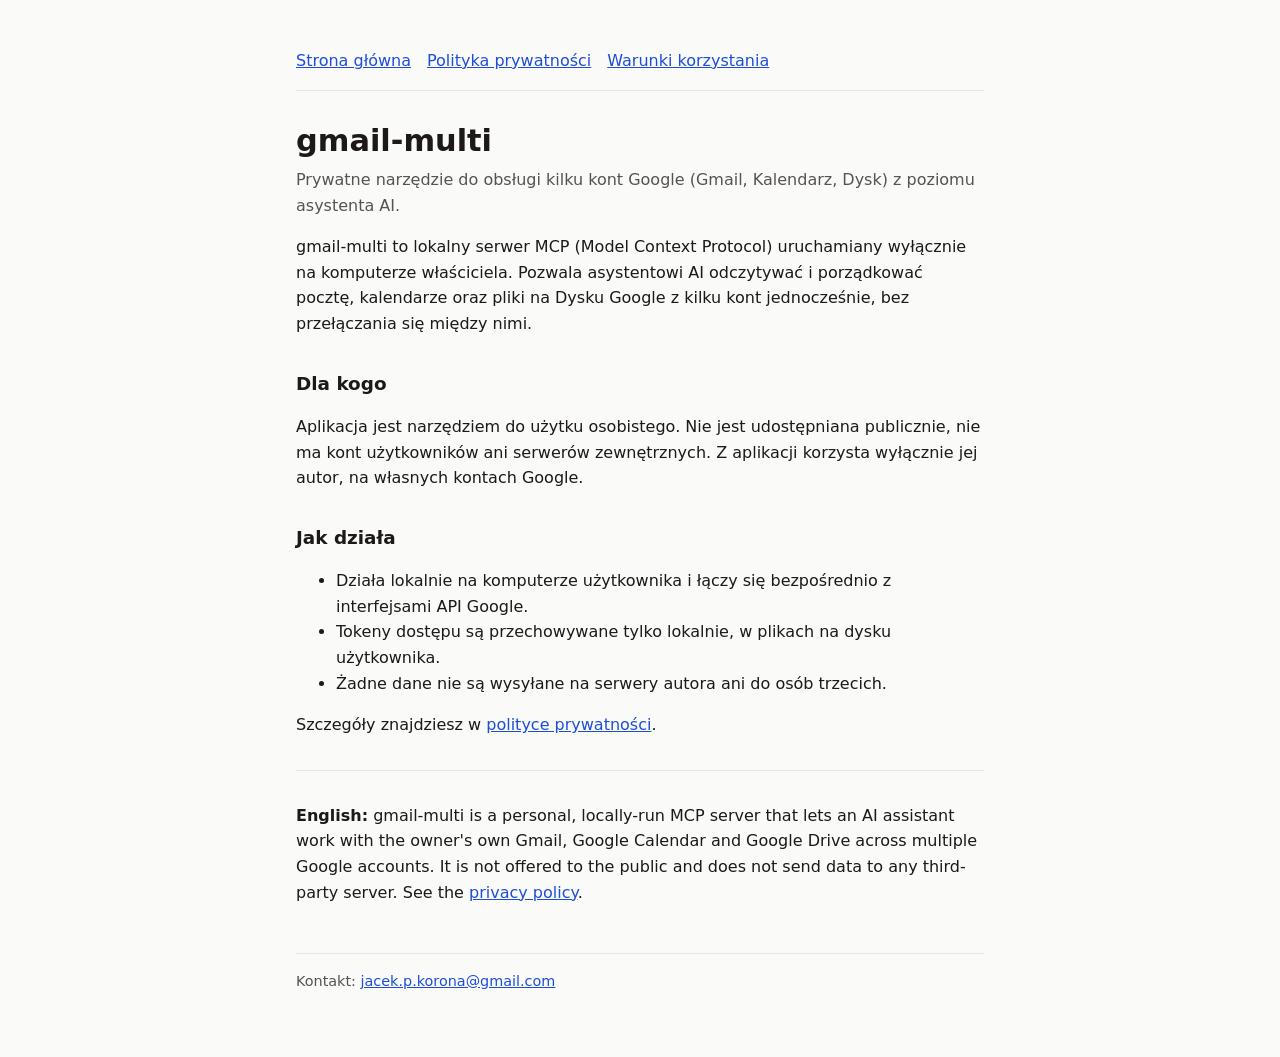
<file: index.html>
<!doctype html>
<html lang="pl">
<head>
<meta charset="utf-8">
<meta name="viewport" content="width=device-width,initial-scale=1">
<meta name="google-site-verification" content="g0oinZWxVOC73mnEf__lYaDFusgVGTyTWINHQWqSEPE" />
<title>gmail-multi</title>
<link rel="stylesheet" href="style.css">
</head>
<body>
<main>
<nav><a href="./">Strona główna</a><a href="privacy.html">Polityka prywatności</a><a href="terms.html">Warunki korzystania</a></nav>
<h1>gmail-multi</h1>
<p class="lead">Prywatne narzędzie do obsługi kilku kont Google (Gmail, Kalendarz, Dysk) z poziomu asystenta AI.</p>

<p>gmail-multi to lokalny serwer MCP (Model Context Protocol) uruchamiany wyłącznie na komputerze właściciela. Pozwala asystentowi AI odczytywać i porządkować pocztę, kalendarze oraz pliki na Dysku Google z kilku kont jednocześnie, bez przełączania się między nimi.</p>

<h2>Dla kogo</h2>
<p>Aplikacja jest narzędziem do użytku osobistego. Nie jest udostępniana publicznie, nie ma kont użytkowników ani serwerów zewnętrznych. Z aplikacji korzysta wyłącznie jej autor, na własnych kontach Google.</p>

<h2>Jak działa</h2>
<ul>
<li>Działa lokalnie na komputerze użytkownika i łączy się bezpośrednio z interfejsami API Google.</li>
<li>Tokeny dostępu są przechowywane tylko lokalnie, w plikach na dysku użytkownika.</li>
<li>Żadne dane nie są wysyłane na serwery autora ani do osób trzecich.</li>
</ul>

<p>Szczegóły znajdziesz w <a href="privacy.html">polityce prywatności</a>.</p>

<hr style="border:0;border-top:1px solid var(--line);margin:32px 0">
<p lang="en"><strong>English:</strong> gmail-multi is a personal, locally-run MCP server that lets an AI assistant work with the owner's own Gmail, Google Calendar and Google Drive across multiple Google accounts. It is not offered to the public and does not send data to any third-party server. See the <a href="privacy.html">privacy policy</a>.</p>

<footer>Kontakt: <a href="mailto:jacek.p.korona@gmail.com">jacek.p.korona@gmail.com</a></footer>
</main>
</body>
</html>
</file>
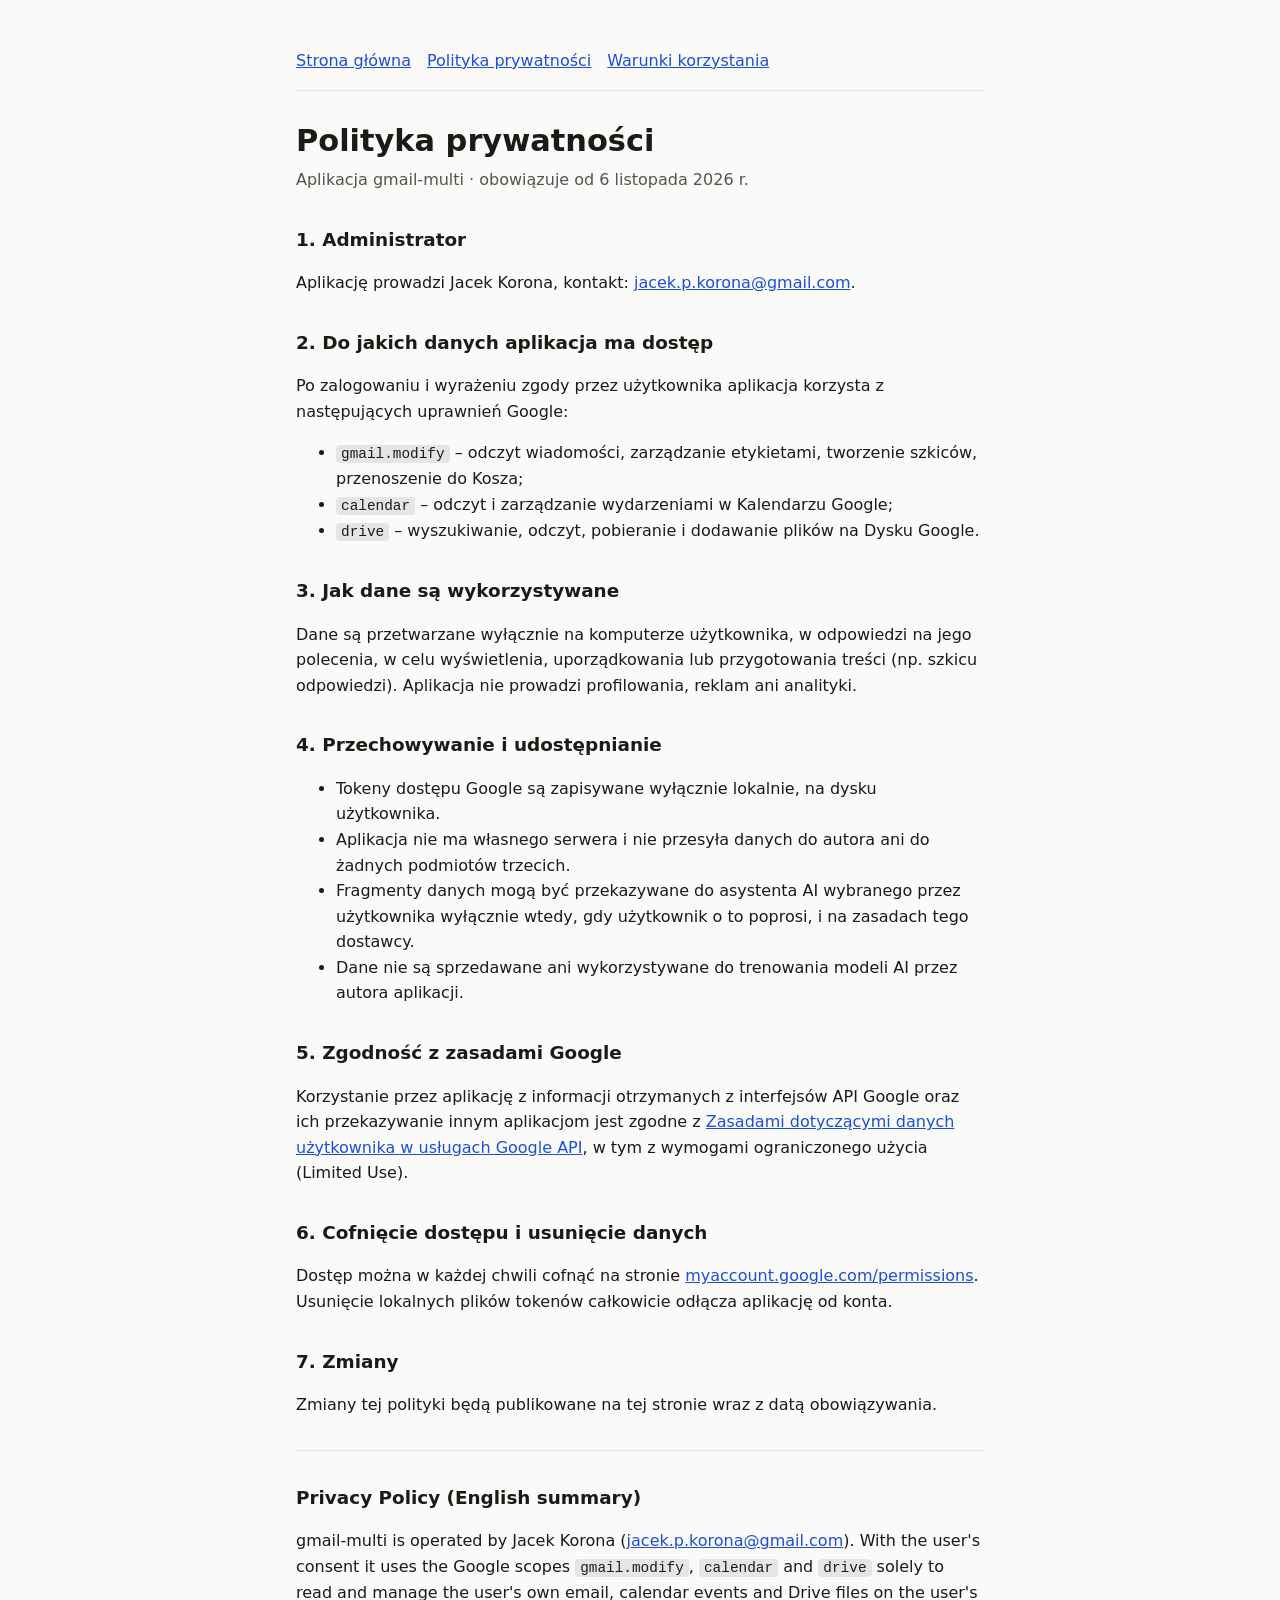
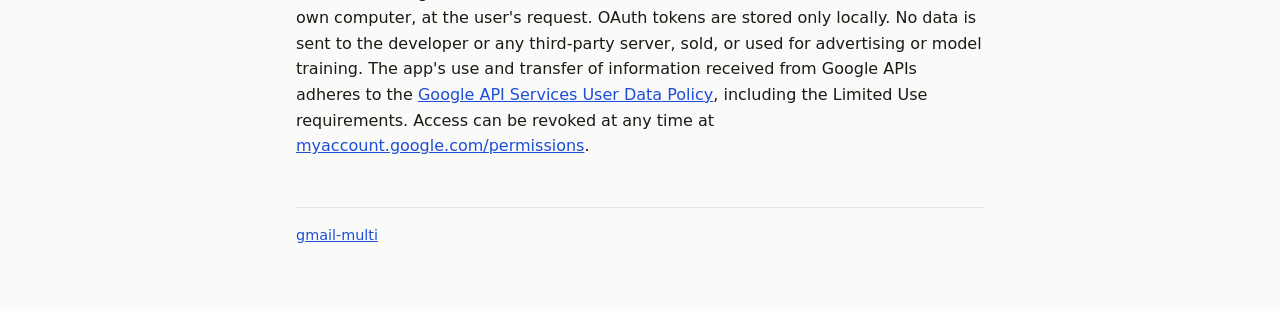
<file: privacy.html>
<!doctype html>
<html lang="pl">
<head>
<meta charset="utf-8">
<meta name="viewport" content="width=device-width,initial-scale=1">
<title>Polityka prywatności – gmail-multi</title>
<link rel="stylesheet" href="style.css">
</head>
<body>
<main>
<nav><a href="./">Strona główna</a><a href="privacy.html">Polityka prywatności</a><a href="terms.html">Warunki korzystania</a></nav>
<h1>Polityka prywatności</h1>
<p class="lead">Aplikacja gmail-multi · obowiązuje od 6 listopada 2026 r.</p>

<h2>1. Administrator</h2>
<p>Aplikację prowadzi Jacek Korona, kontakt: <a href="mailto:jacek.p.korona@gmail.com">jacek.p.korona@gmail.com</a>.</p>

<h2>2. Do jakich danych aplikacja ma dostęp</h2>
<p>Po zalogowaniu i wyrażeniu zgody przez użytkownika aplikacja korzysta z następujących uprawnień Google:</p>
<ul>
<li><code>gmail.modify</code> – odczyt wiadomości, zarządzanie etykietami, tworzenie szkiców, przenoszenie do Kosza;</li>
<li><code>calendar</code> – odczyt i zarządzanie wydarzeniami w Kalendarzu Google;</li>
<li><code>drive</code> – wyszukiwanie, odczyt, pobieranie i dodawanie plików na Dysku Google.</li>
</ul>

<h2>3. Jak dane są wykorzystywane</h2>
<p>Dane są przetwarzane wyłącznie na komputerze użytkownika, w odpowiedzi na jego polecenia, w celu wyświetlenia, uporządkowania lub przygotowania treści (np. szkicu odpowiedzi). Aplikacja nie prowadzi profilowania, reklam ani analityki.</p>

<h2>4. Przechowywanie i udostępnianie</h2>
<ul>
<li>Tokeny dostępu Google są zapisywane wyłącznie lokalnie, na dysku użytkownika.</li>
<li>Aplikacja nie ma własnego serwera i nie przesyła danych do autora ani do żadnych podmiotów trzecich.</li>
<li>Fragmenty danych mogą być przekazywane do asystenta AI wybranego przez użytkownika wyłącznie wtedy, gdy użytkownik o to poprosi, i na zasadach tego dostawcy.</li>
<li>Dane nie są sprzedawane ani wykorzystywane do trenowania modeli AI przez autora aplikacji.</li>
</ul>

<h2>5. Zgodność z zasadami Google</h2>
<p>Korzystanie przez aplikację z informacji otrzymanych z interfejsów API Google oraz ich przekazywanie innym aplikacjom jest zgodne z <a href="https://developers.google.com/terms/api-services-user-data-policy">Zasadami dotyczącymi danych użytkownika w usługach Google API</a>, w tym z wymogami ograniczonego użycia (Limited Use).</p>

<h2>6. Cofnięcie dostępu i usunięcie danych</h2>
<p>Dostęp można w każdej chwili cofnąć na stronie <a href="https://myaccount.google.com/permissions">myaccount.google.com/permissions</a>. Usunięcie lokalnych plików tokenów całkowicie odłącza aplikację od konta.</p>

<h2>7. Zmiany</h2>
<p>Zmiany tej polityki będą publikowane na tej stronie wraz z datą obowiązywania.</p>

<hr style="border:0;border-top:1px solid var(--line);margin:32px 0">
<div lang="en">
<h2>Privacy Policy (English summary)</h2>
<p>gmail-multi is operated by Jacek Korona (<a href="mailto:jacek.p.korona@gmail.com">jacek.p.korona@gmail.com</a>). With the user's consent it uses the Google scopes <code>gmail.modify</code>, <code>calendar</code> and <code>drive</code> solely to read and manage the user's own email, calendar events and Drive files on the user's own computer, at the user's request. OAuth tokens are stored only locally. No data is sent to the developer or any third-party server, sold, or used for advertising or model training. The app's use and transfer of information received from Google APIs adheres to the <a href="https://developers.google.com/terms/api-services-user-data-policy">Google API Services User Data Policy</a>, including the Limited Use requirements. Access can be revoked at any time at <a href="https://myaccount.google.com/permissions">myaccount.google.com/permissions</a>.</p>
</div>

<footer><a href="./">gmail-multi</a></footer>
</main>
</body>
</html>
</file>
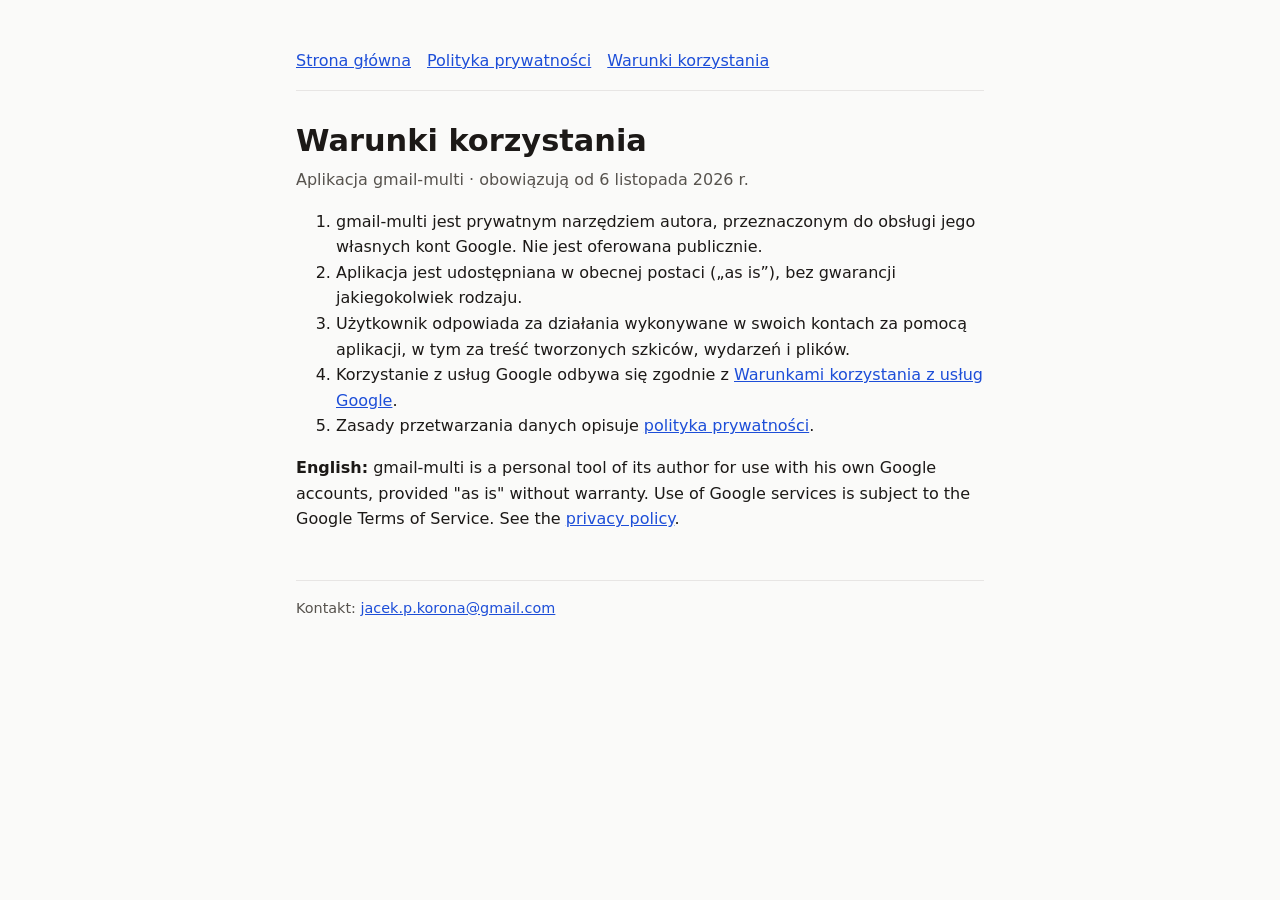
<file: terms.html>
<!doctype html>
<html lang="pl">
<head>
<meta charset="utf-8">
<meta name="viewport" content="width=device-width,initial-scale=1">
<title>Warunki korzystania – gmail-multi</title>
<link rel="stylesheet" href="style.css">
</head>
<body>
<main>
<nav><a href="./">Strona główna</a><a href="privacy.html">Polityka prywatności</a><a href="terms.html">Warunki korzystania</a></nav>
<h1>Warunki korzystania</h1>
<p class="lead">Aplikacja gmail-multi · obowiązują od 6 listopada 2026 r.</p>

<ol>
<li>gmail-multi jest prywatnym narzędziem autora, przeznaczonym do obsługi jego własnych kont Google. Nie jest oferowana publicznie.</li>
<li>Aplikacja jest udostępniana w obecnej postaci („as is”), bez gwarancji jakiegokolwiek rodzaju.</li>
<li>Użytkownik odpowiada za działania wykonywane w swoich kontach za pomocą aplikacji, w tym za treść tworzonych szkiców, wydarzeń i plików.</li>
<li>Korzystanie z usług Google odbywa się zgodnie z <a href="https://policies.google.com/terms">Warunkami korzystania z usług Google</a>.</li>
<li>Zasady przetwarzania danych opisuje <a href="privacy.html">polityka prywatności</a>.</li>
</ol>

<p lang="en"><strong>English:</strong> gmail-multi is a personal tool of its author for use with his own Google accounts, provided "as is" without warranty. Use of Google services is subject to the Google Terms of Service. See the <a href="privacy.html">privacy policy</a>.</p>

<footer>Kontakt: <a href="mailto:jacek.p.korona@gmail.com">jacek.p.korona@gmail.com</a></footer>
</main>
</body>
</html>
</file>
<file: style.css>
:root{--bg:#fafaf9;--fg:#1c1917;--muted:#57534e;--line:#e7e5e4;--accent:#1d4ed8}
@media (prefers-color-scheme:dark){:root{--bg:#1c1917;--fg:#f5f5f4;--muted:#a8a29e;--line:#44403c;--accent:#93c5fd}}
*{box-sizing:border-box}
body{margin:0;background:var(--bg);color:var(--fg);font:16px/1.6 system-ui,-apple-system,"Segoe UI",sans-serif}
main{max-width:720px;margin:0 auto;padding:48px 16px 64px}
h1{font-size:1.9rem;line-height:1.2;margin:0 0 .5rem}
h2{font-size:1.15rem;margin:2rem 0 .5rem}
p,li{color:var(--fg)}
.lead{color:var(--muted);margin-top:0}
nav{display:flex;gap:16px;flex-wrap:wrap;padding-bottom:16px;margin-bottom:32px;border-bottom:1px solid var(--line)}
a{color:var(--accent)}
code{background:var(--line);padding:1px 5px;border-radius:4px;font-size:.9em;word-break:break-all}
footer{margin-top:48px;padding-top:16px;border-top:1px solid var(--line);color:var(--muted);font-size:.9rem}
</file>
